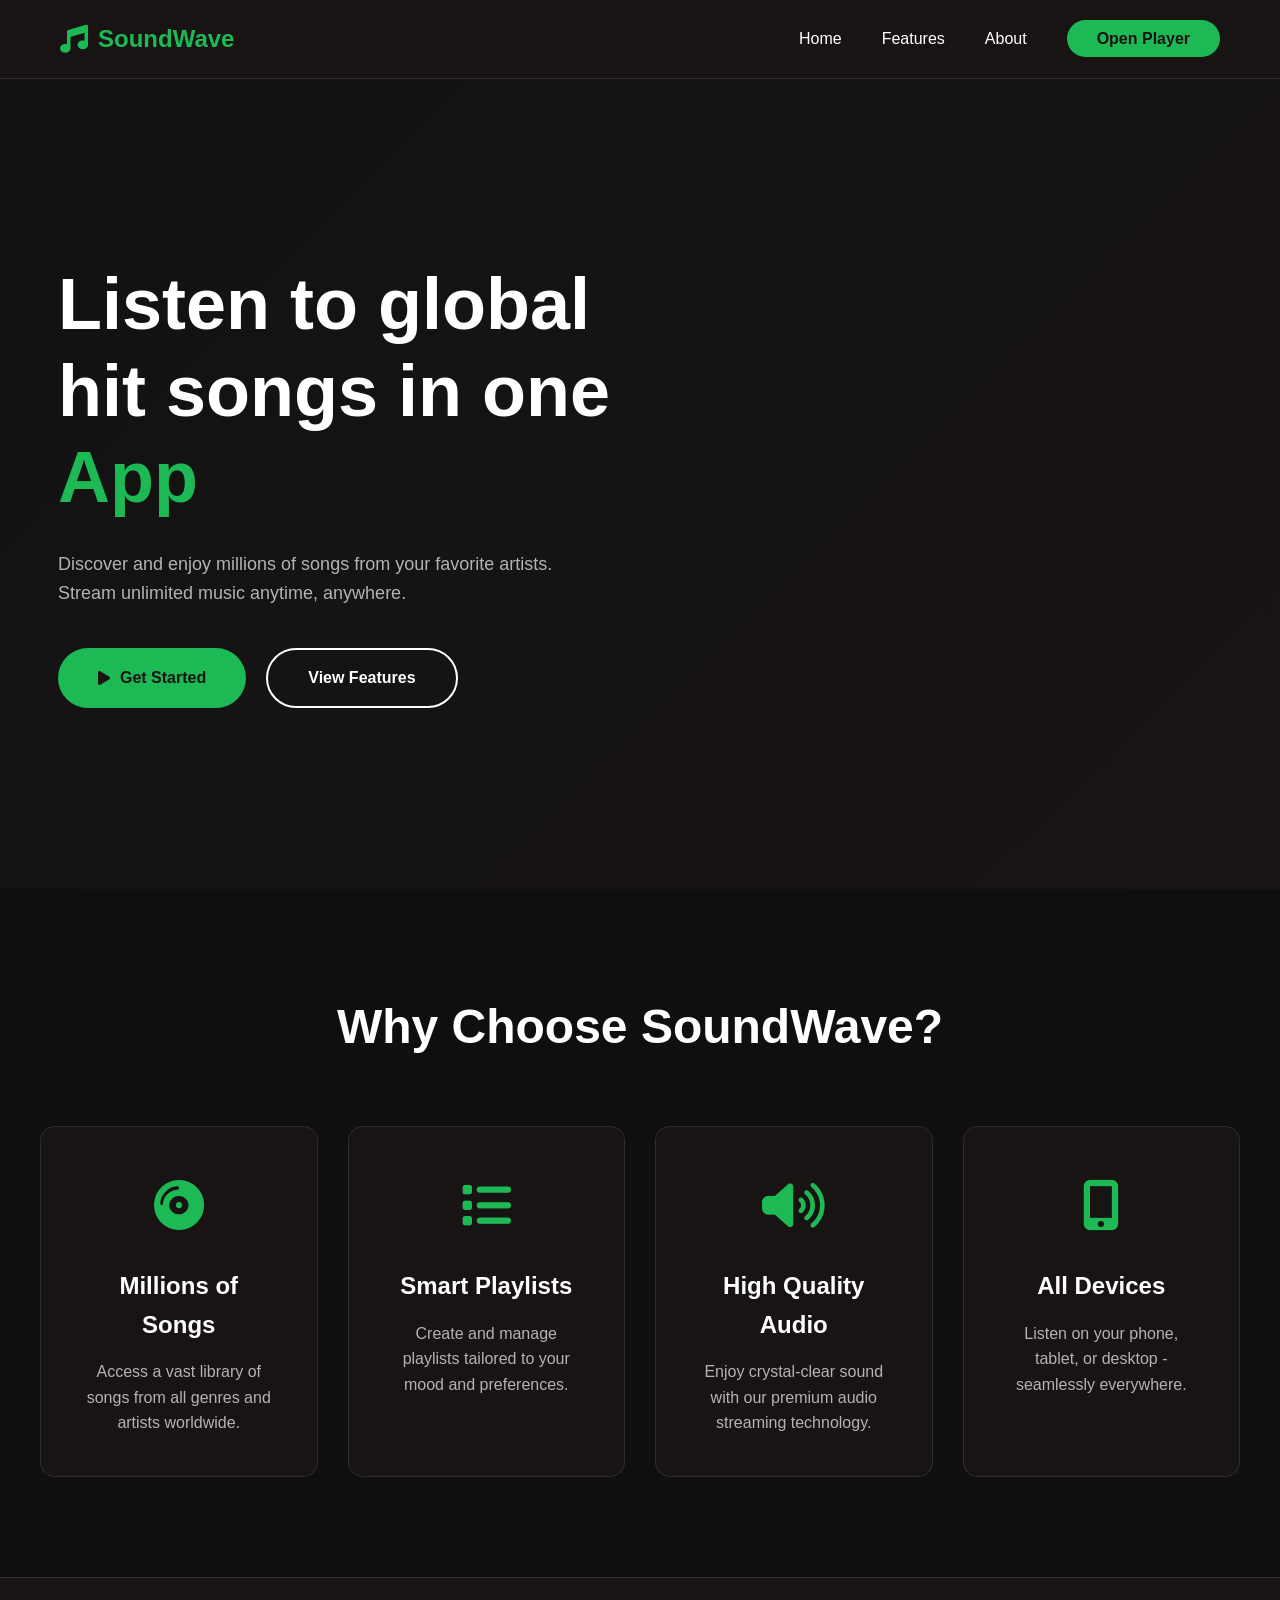
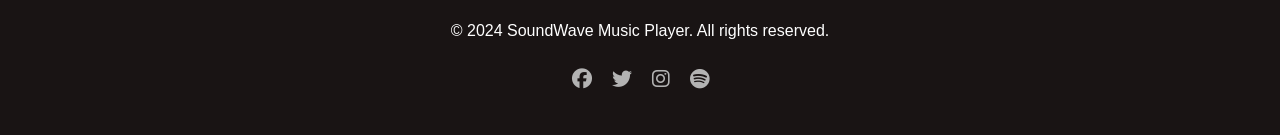
<file: index.html>
<!DOCTYPE html>
<html lang="en">
<head>
    <meta charset="UTF-8">
    <meta name="viewport" content="width=device-width, initial-scale=1.0">
    <title>SoundWave</title>
    <link rel="stylesheet" href="styles.css">
    <link rel="stylesheet" href="https://cdnjs.cloudflare.com/ajax/libs/font-awesome/6.4.0/css/all.min.css">
</head>
<body>
    <!-- Navigation Bar -->
    <nav class="navbar">
        <div class="nav-container">
            <div class="logo">
                <i class="fas fa-music"></i>
                <span>SoundWave</span>
            </div>
            <ul class="nav-menu">
                <li><a href="#home">Home</a></li>
                <li><a href="#features">Features</a></li>
                <li><a href="#about">About</a></li>
                <li><a href="player.html" class="nav-btn">Open Player</a></li>
            </ul>
        </div>
    </nav>

    <!-- Hero Section -->
    <section class="hero" id="home">
        <div class="hero-container">
            <div class="hero-content">
                <h1>Listen to global<br>hit songs in one<br><span class="highlight">App</span></h1>
                <p>Discover and enjoy millions of songs from your favorite artists. Stream unlimited music anytime, anywhere.</p>
                
                <div class="hero-buttons">
                    <a href="player.html" class="btn btn-primary">
                        <i class="fas fa-play"></i> Get Started
                    </a>
                    <a href="#features" class="btn btn-secondary">View Features</a>
                </div>
            </div>

            <div class="hero-image">
                <div class="music-visualization">
                    <div class="bar bar-1"></div>
                    <div class="bar bar-2"></div>
                    <div class="bar bar-3"></div>
                    <div class="bar bar-4"></div>
                    <div class="bar bar-5"></div>
                </div>
            </div>
        </div>
    </section>

    <!-- Features Section -->
    <section class="features" id="features">
        <div class="features-container">
            <h2>Why Choose SoundWave?</h2>
            
            <div class="features-grid">
                <div class="feature-card">
                    <div class="feature-icon">
                        <i class="fas fa-compact-disc"></i>
                    </div>
                    <h3>Millions of Songs</h3>
                    <p>Access a vast library of songs from all genres and artists worldwide.</p>
                </div>

                <div class="feature-card">
                    <div class="feature-icon">
                        <i class="fas fa-list"></i>
                    </div>
                    <h3>Smart Playlists</h3>
                    <p>Create and manage playlists tailored to your mood and preferences.</p>
                </div>

                <div class="feature-card">
                    <div class="feature-icon">
                        <i class="fas fa-volume-up"></i>
                    </div>
                    <h3>High Quality Audio</h3>
                    <p>Enjoy crystal-clear sound with our premium audio streaming technology.</p>
                </div>

                <div class="feature-card">
                    <div class="feature-icon">
                        <i class="fas fa-mobile-alt"></i>
                    </div>
                    <h3>All Devices</h3>
                    <p>Listen on your phone, tablet, or desktop - seamlessly everywhere.</p>
                </div>
            </div>
        </div>
    </section>

    <!-- Footer -->
    <footer class="footer">
        <div class="footer-container">
            <p>&copy; 2024 SoundWave Music Player. All rights reserved.</p>
            <div class="social-links">
                <a href="#"><i class="fab fa-facebook"></i></a>
                <a href="#"><i class="fab fa-twitter"></i></a>
                <a href="#"><i class="fab fa-instagram"></i></a>
                <a href="#"><i class="fab fa-spotify"></i></a>
            </div>
        </div>
    </footer>

    <script src="script.js"></script>
</body>
</html>
</file>
<file: styles.css>
* {
    margin: 0;
    padding: 0;
    box-sizing: border-box;
}

:root {
    --primary-color: #1DB954;
    --secondary-color: #191414;
    --text-primary: #FFFFFF;
    --text-secondary: #b3b3b3;
    --bg-dark: #121212;
    --bg-darker: #0f0f0f;
    --accent-color: #1ed760;
}

body {
    font-family: 'Segoe UI', Tahoma, Geneva, Verdana, sans-serif;
    background-color: var(--bg-dark);
    color: var(--text-primary);
    line-height: 1.6;
}

/* ============ LANDING PAGE STYLES ============ */

/* Navbar */
.navbar {
    background-color: var(--secondary-color);
    padding: 20px 0;
    position: sticky;
    top: 0;
    z-index: 100;
    border-bottom: 1px solid rgba(255, 255, 255, 0.1);
}

.nav-container {
    max-width: 1200px;
    margin: 0 auto;
    display: flex;
    justify-content: space-between;
    align-items: center;
    padding: 0 20px;
}

.logo {
    display: flex;
    align-items: center;
    gap: 10px;
    font-size: 24px;
    font-weight: bold;
    color: var(--primary-color);
}

.logo i {
    font-size: 28px;
}

.nav-menu {
    display: flex;
    list-style: none;
    gap: 40px;
    align-items: center;
}

.nav-menu a {
    color: var(--text-primary);
    text-decoration: none;
    font-size: 16px;
    transition: color 0.3s;
}

.nav-menu a:hover {
    color: var(--primary-color);
}

.nav-btn {
    background-color: var(--primary-color);
    padding: 10px 30px !important;
    border-radius: 25px;
    color: var(--secondary-color) !important;
    font-weight: bold;
    transition: background-color 0.3s;
}

.nav-btn:hover {
    background-color: var(--accent-color) !important;
}

/* Hero Section */
.hero {
    min-height: 90vh;
    display: flex;
    align-items: center;
    background: linear-gradient(135deg, var(--bg-dark) 0%, var(--secondary-color) 100%);
    padding: 60px 20px;
}

.hero-container {
    max-width: 1200px;
    margin: 0 auto;
    display: grid;
    grid-template-columns: 1fr 1fr;
    gap: 60px;
    align-items: center;
}

.hero-content h1 {
    font-size: 72px;
    font-weight: 900;
    line-height: 1.2;
    margin-bottom: 30px;
}

.highlight {
    color: var(--primary-color);
}

.hero-content p {
    font-size: 18px;
    color: var(--text-secondary);
    margin-bottom: 40px;
    max-width: 500px;
}

.hero-buttons {
    display: flex;
    gap: 20px;
}

.btn {
    padding: 15px 40px;
    font-size: 16px;
    border: none;
    border-radius: 30px;
    cursor: pointer;
    font-weight: bold;
    display: inline-flex;
    align-items: center;
    gap: 10px;
    text-decoration: none;
    transition: all 0.3s;
}

.btn-primary {
    background-color: var(--primary-color);
    color: var(--secondary-color);
}

.btn-primary:hover {
    background-color: var(--accent-color);
    transform: scale(1.05);
}

.btn-secondary {
    background-color: transparent;
    color: var(--text-primary);
    border: 2px solid var(--text-primary);
}

.btn-secondary:hover {
    border-color: var(--primary-color);
    color: var(--primary-color);
    background-color: rgba(29, 185, 84, 0.1);
}

/* Music Visualization */
.hero-image {
    display: flex;
    justify-content: center;
    align-items: center;
}

.music-visualization {
    display: flex;
    gap: 10px;
    height: 300px;
    align-items: flex-end;
}

.bar {
    width: 12px;
    background: linear-gradient(180deg, var(--primary-color), var(--accent-color));
    border-radius: 6px;
    animation: animate-bar 0.6s ease-in-out infinite;
}

.bar-1 { animation-delay: 0s; }
.bar-2 { animation-delay: 0.1s; }
.bar-3 { animation-delay: 0.2s; }
.bar-4 { animation-delay: 0.1s; }
.bar-5 { animation-delay: 0s; }

@keyframes animate-bar {
    0%, 100% { height: 40px; }
    50% { height: 200px; }
}

/* Features Section */
.features {
    padding: 100px 20px;
    background-color: var(--bg-darker);
}

.features-container {
    max-width: 1200px;
    margin: 0 auto;
}

.features-container h2 {
    font-size: 48px;
    margin-bottom: 60px;
    text-align: center;
}

.features-grid {
    display: grid;
    grid-template-columns: repeat(auto-fit, minmax(250px, 1fr));
    gap: 30px;
}

.feature-card {
    background-color: var(--secondary-color);
    padding: 40px;
    border-radius: 15px;
    text-align: center;
    transition: transform 0.3s, box-shadow 0.3s;
    border: 1px solid rgba(255, 255, 255, 0.1);
}

.feature-card:hover {
    transform: translateY(-10px);
    box-shadow: 0 10px 30px rgba(29, 185, 84, 0.2);
}

.feature-icon {
    font-size: 50px;
    color: var(--primary-color);
    margin-bottom: 20px;
}

.feature-card h3 {
    font-size: 24px;
    margin-bottom: 15px;
}

.feature-card p {
    color: var(--text-secondary);
    font-size: 16px;
}

/* Footer */
.footer {
    background-color: var(--secondary-color);
    padding: 40px 20px;
    text-align: center;
    border-top: 1px solid rgba(255, 255, 255, 0.1);
}

.footer-container {
    max-width: 1200px;
    margin: 0 auto;
}

.social-links {
    display: flex;
    justify-content: center;
    gap: 20px;
    margin-top: 20px;
}

.social-links a {
    color: var(--text-secondary);
    font-size: 20px;
    transition: color 0.3s;
}

.social-links a:hover {
    color: var(--primary-color);
}

/* ============ PLAYER PAGE STYLES ============ */

.player-wrapper {
    height: 100vh;
    overflow: hidden;
    background: linear-gradient(135deg, var(--bg-dark) 0%, var(--secondary-color) 100%);
    display: flex;
    flex-direction: column;
}

.player-header {
    padding: 12px 20px;
    display: flex;
    align-items: center;
    justify-content: space-between;
    border-bottom: 1px solid rgba(255, 255, 255, 0.1);
    flex-shrink: 0;
}

.back-btn {
    background-color: transparent;
    border: none;
    color: var(--primary-color);
    font-size: 24px;
    cursor: pointer;
    transition: color 0.3s;
}

.back-btn:hover {
    color: var(--accent-color);
}

.header-spacer {
    width: 40px;
}

/* Two-column layout: player on the left, playlist sidebar on the right */
.player-main {
    flex: 1;
    display: flex;
    align-items: stretch;
    gap: 30px;
    padding: 30px 40px 40px;
    height: 100%;
    overflow: hidden;
}
.player-container {
    flex: 0 1 40%;
    min-width: 0;
    min-height: 0;
    height: 100%;
    display: flex;
    flex-direction: column;
    align-items: center;
    justify-content: flex-start;
    padding: 16px 20px;
    overflow-y: auto;
    scroll-behavior: smooth;
}
/* Album Section */
.album-section {
    text-align: center;
    margin-bottom: clamp(15px, 3vh, 30px);
}

.album-art {
    width: clamp(140px, 24vh, 220px);
    height: clamp(140px, 24vh, 220px);
    background: linear-gradient(135deg, var(--primary-color), var(--accent-color));
    border-radius: 50%;
    display: flex;
    align-items: center;
    justify-content: center;
    font-size: clamp(50px, 9vh, 80px);
    margin: 0 auto clamp(12px, 2vh, 20px);
    box-shadow: 0 15px 40px rgba(29, 185, 84, 0.3);
    animation: album-spin 20s linear infinite paused;
    position: relative;
}


.album-art.playing {
    animation-play-state: running;
}

@keyframes album-spin {
    0% { transform: rotate(0deg); }
    100% { transform: rotate(360deg); }
}

.song-info-main h2 {
    font-size: 32px;
    margin-bottom: 10px;
}

.song-info-main p {
    color: var(--text-secondary);
    font-size: 18px;
}

/* Progress Section */
.progress-section {
    width: 100%;
    max-width: 500px;
    margin-bottom: clamp(15px, 3vh, 25px);
}
.time-display {
    display: flex;
    justify-content: space-between;
    font-size: 12px;
    color: var(--text-secondary);
    margin-bottom: 10px;
}

.progress-bar {
    width: 100%;
    height: 8px;
    background-color: rgba(255, 255, 255, 0.2);
    border-radius: 4px;
    cursor: pointer;
    position: relative;
}

.progress-fill {
    height: 100%;
    background: linear-gradient(90deg, var(--primary-color), var(--accent-color));
    border-radius: 4px;
    width: 0%;
    transition: width 0.1s linear;
}

/* Controls Section */
.controls-section {
    display: flex;
    gap: 30px;
    align-items: center;
    margin-bottom: clamp(15px, 3vh, 25px);
}

.control-btn {
    width: 50px;
    height: 50px;
    border-radius: 50%;
    border: none;
    background-color: rgba(255, 255, 255, 0.1);
    color: var(--text-primary);
    font-size: 20px;
    cursor: pointer;
    transition: all 0.3s;
    display: flex;
    align-items: center;
    justify-content: center;
}

.control-btn:hover {
    background-color: rgba(255, 255, 255, 0.2);
    transform: scale(1.1);
}

.play-btn {
    width: 70px;
    height: 70px;
    background: linear-gradient(135deg, var(--primary-color), var(--accent-color));
    font-size: 28px;
}

.play-btn:hover {
    background: linear-gradient(135deg, var(--accent-color), var(--primary-color));
}

/* Volume Section */
.volume-section {
    width: 100%;
    max-width: 400px;
    display: flex;
    align-items: center;
    gap: 15px;
    margin-bottom: clamp(10px, 2vh, 20px);
}

.volume-section i {
    color: var(--text-secondary);
    font-size: 18px;
}

.volume-slider {
    flex: 1;
    height: 6px;
    -webkit-appearance: none;
    appearance: none;
    background: rgba(255, 255, 255, 0.2);
    border-radius: 3px;
    outline: none;
}

.volume-slider::-webkit-slider-thumb {
    -webkit-appearance: none;
    appearance: none;
    width: 16px;
    height: 16px;
    border-radius: 50%;
    background: var(--primary-color);
    cursor: pointer;
}

.volume-slider::-moz-range-thumb {
    width: 16px;
    height: 16px;
    border-radius: 50%;
    background: var(--primary-color);
    cursor: pointer;
    border: none;
}

/* Playlist Toggle (mobile only - see media query below) */
.playlist-toggle {
    margin-top: 20px;
    display: none;
}

.toggle-btn {
    padding: 12px 30px;
    background-color: rgba(255, 255, 255, 0.1);
    color: var(--text-primary);
    border: 1px solid rgba(255, 255, 255, 0.2);
    border-radius: 25px;
    cursor: pointer;
    font-size: 16px;
    transition: all 0.3s;
    display: flex;
    align-items: center;
    gap: 10px;
}

.toggle-btn:hover {
    background-color: var(--primary-color);
    color: var(--secondary-color);
}

/* Playlist Container - persistent right-hand sidebar on desktop */
.playlist-container {
    background-color: var(--secondary-color);
    border-radius: 16px;
    border: 1px solid rgba(255, 255, 255, 0.1);
    padding: 20px;
    flex: 1 1 60%;
    height: 100%;
    overflow-y: auto;
    scroll-behavior: smooth;
}
/* Close button and "open" collapse behavior only matter on mobile */
.playlist-container .close-btn {
    display: none;
}

.playlist-header {
    display: flex;
    justify-content: space-between;
    align-items: flex-start;
    margin-bottom: 15px;
    padding-bottom: 15px;
    border-bottom: 1px solid rgba(255, 255, 255, 0.1);
}

.playlist-header h3 {
    font-size: 20px;
}

.greeting-block h2 {
    font-size: 24px;
    margin-bottom: 4px;
}

.greeting-block p {
    color: var(--text-secondary);
    font-size: 14px;
}

/* Mood Check-in */
.mood-section {
    margin-bottom: 20px;
}

.mood-buttons {
    display: flex;
    flex-wrap: wrap;
    gap: 10px;
}

.mood-btn {
    background-color: rgba(255, 255, 255, 0.08);
    border: 1px solid rgba(255, 255, 255, 0.15);
    color: var(--text-primary);
    padding: 8px 16px;
    border-radius: 20px;
    font-size: 14px;
    cursor: pointer;
    transition: all 0.3s;
}

.mood-btn:hover {
    background-color: rgba(255, 255, 255, 0.15);
}

.mood-btn.active {
    background-color: var(--primary-color);
    border-color: var(--primary-color);
    color: var(--secondary-color);
    font-weight: bold;
}

/* Row sections: Made for your Mood / Recently Played / Favorites */
.row-section {
    margin: 25px 0;
}

.row-section h3 {
    font-size: 17px;
    margin-bottom: 4px;
}

.row-subtitle {
    color: var(--text-secondary);
    font-size: 13px;
    margin-bottom: 12px;
}

.row-empty {
    color: var(--text-secondary);
    font-size: 13px;
    padding: 10px 0;
}

.all-songs-header {
    display: flex;
    justify-content: space-between;
    align-items: center;
    margin-bottom: 12px;
}

/* Horizontally scrolling card row (mood + favorites) */
.card-scroll-row {
    display: flex;
    flex-wrap: wrap;
    gap: 16px;
    overflow-x: visible;
    padding-bottom: 8px;
}

.card-scroll-row::-webkit-scrollbar {
    height: 6px;
}

.card-scroll-row::-webkit-scrollbar-thumb {
    background: var(--primary-color);
    border-radius: 3px;
}

.music-card {
    width: 130px;
    flex-shrink: 0;
    cursor: pointer;
}

.music-card .cover {
    width: 130px;
    height: 130px;
    border-radius: 10px;
    display: flex;
    align-items: center;
    justify-content: center;
    font-size: 32px;
    color: rgba(255, 255, 255, 0.85);
    margin-bottom: 8px;
    transition: transform 0.3s;
}

.music-card:hover .cover {
    transform: scale(1.03);
}

.music-card-title {
    font-size: 13px;
    font-weight: bold;
    white-space: nowrap;
    overflow: hidden;
    text-overflow: ellipsis;
}

.music-card-artist {
    font-size: 12px;
    color: var(--text-secondary);
    white-space: nowrap;
    overflow: hidden;
    text-overflow: ellipsis;
}

/* Recently Played - compact 2-column list with small thumbnails */
.recent-grid {
    display: grid;
    grid-template-columns: 1fr 1fr;
    gap: 10px;
}

.recent-card {
    display: flex;
    align-items: center;
    gap: 12px;
    background-color: rgba(255, 255, 255, 0.05);
    padding: 8px;
    border-radius: 8px;
    cursor: pointer;
    transition: background-color 0.3s;
}

.recent-card:hover {
    background-color: rgba(255, 255, 255, 0.1);
}

.recent-thumb {
    width: 44px;
    height: 44px;
    border-radius: 6px;
    flex-shrink: 0;
    display: flex;
    align-items: center;
    justify-content: center;
    font-size: 16px;
    color: rgba(255, 255, 255, 0.85);
}

.recent-card-info {
    min-width: 0;
}

.close-btn {
    background: none;
    border: none;
    color: var(--text-secondary);
    font-size: 24px;
    cursor: pointer;
    transition: color 0.3s;
}

.close-btn:hover {
    color: var(--primary-color);
}

.playlist {
    max-height: 400px;
    overflow-y: auto;
    display: flex;
    flex-direction: column;
    gap: 10px;
}

.playlist-item {
    padding: 15px;
    background-color: rgba(255, 255, 255, 0.05);
    border-radius: 8px;
    cursor: pointer;
    transition: all 0.3s;
    border-left: 4px solid transparent;
}

.playlist-item:hover {
    background-color: rgba(255, 255, 255, 0.1);
}

.playlist-item.active {
    background-color: var(--primary-color);
    border-left-color: var(--accent-color);
    color: var(--secondary-color);
}

.playlist-item-title {
    font-weight: bold;
    margin-bottom: 5px;
    font-size: 14px;
}

.playlist-item-artist {
    font-size: 12px;
    color: var(--text-secondary);
}

.playlist-item.active .playlist-item-artist {
    color: rgba(0, 0, 0, 0.7);
}

/* Scrollbar Styling */
.playlist::-webkit-scrollbar {
    width: 6px;
}

.playlist::-webkit-scrollbar-track {
    background: rgba(255, 255, 255, 0.05);
    border-radius: 3px;
}

.playlist::-webkit-scrollbar-thumb {
    background: var(--primary-color);
    border-radius: 3px;
}

.playlist::-webkit-scrollbar-thumb:hover {
    background: var(--accent-color);
}
/* Search Bar Styling */
.search-bar {
    display: flex;
    align-items: center;
    gap: 12px;
    background-color: rgba(255, 255, 255, 0.08);
    padding: 10px 15px;
    border-radius: 25px;
    margin-bottom: 15px;
    border: 1px solid rgba(255, 255, 255, 0.1);
    transition: all 0.3s;
}

.search-bar:focus-within {
    background-color: rgba(255, 255, 255, 0.12);
    border-color: var(--primary-color);
    box-shadow: 0 0 10px rgba(29, 185, 84, 0.2);
}

.search-bar i {
    color: var(--text-secondary);
    font-size: 16px;
}

.search-input {
    flex: 1;
    background: none;
    border: none;
    color: var(--text-primary);
    font-size: 14px;
    outline: none;
}

.search-input::placeholder {
    color: var(--text-secondary);
}

.clear-search {
    background: none;
    border: none;
    color: var(--text-secondary);
    font-size: 16px;
    cursor: pointer;
    transition: color 0.3s;
    padding: 5px;
    display: flex;
    align-items: center;
    justify-content: center;
}

.clear-search:hover {
    color: var(--primary-color);
}

/* No Results Message */
.no-results {
    display: flex;
    flex-direction: column;
    align-items: center;
    justify-content: center;
    padding: 40px 20px;
    color: var(--text-secondary);
    text-align: center;
}

.no-results i {
    font-size: 48px;
    margin-bottom: 15px;
    opacity: 0.5;
}

.no-results p {
    font-size: 16px;
}
/* Favorite Button Styling */
.playlist-item {
    display: flex;
    align-items: center;
    justify-content: space-between;
}

.playlist-item-content {
    flex: 1;
}

.favorite-btn {
    background: none;
    border: none;
    color: var(--text-secondary);
    font-size: 18px;
    cursor: pointer;
    padding: 5px 10px;
    transition: all 0.3s;
    display: flex;
    align-items: center;
    justify-content: center;
}

.favorite-btn:hover {
    color: var(--primary-color);
    transform: scale(1.2);
}
.favorite-btn.favorited {
    color: var(--primary-color);
    animation: heart-beat 0.3s;
}

@keyframes heart-beat {
    0%, 100% {
        transform: scale(1);
    }
    50% {
        transform: scale(1.3);
    }
}

.favorite-btn.favorited {
    color: var(--primary-color);
    animation: heart-beat 0.3s;
}

@keyframes heart-beat {
    0%, 100% {
        transform: scale(1);
    }
    50% {
        transform: scale(1.3);
    }
}

.playlist-item.favorite-highlight {
    border-left-color: var(--primary-color);
    background-color: rgba(29, 185, 84, 0.08);
}

.favorites-count {
    background-color: var(--primary-color);
    color: var(--secondary-color);
    border-radius: 12px;
    padding: 2px 8px;
    font-size: 11px;
    margin-left: 5px;
    font-weight: bold;
}

/* Favorites filter button now sits next to the "All Songs" heading */
.favorites-filter-btn {
    padding: 8px 18px;
    font-size: 13px;
}

/* Autoplay Toggle Switch */
.autoplay-section {
    display: flex;
    align-items: center;
    gap: 15px;
    margin-bottom: 0;
}

.autoplay-section label {
    color: var(--text-secondary);
    font-size: 14px;
}

.toggle-switch {
    width: 46px;
    height: 24px;
    background-color: rgba(255, 255, 255, 0.2);
    border-radius: 12px;
    position: relative;
    cursor: pointer;
    transition: background-color 0.3s;
    flex-shrink: 0;
}

.toggle-switch.active {
    background-color: var(--primary-color);
}

.toggle-slider {
    position: absolute;
    top: 3px;
    left: 3px;
    width: 18px;
    height: 18px;
    background-color: #fff;
    border-radius: 50%;
    transition: left 0.3s;
}

.toggle-switch.active .toggle-slider {
    left: 25px;
}

/* Responsive Design */
@media (max-width: 768px) {
    .hero-container {
        grid-template-columns: 1fr;
    }

    .hero-content h1 {
        font-size: 48px;
    }

    .nav-menu {
        gap: 20px;
    }

    .album-art {
        width: 200px;
        height: 200px;
        font-size: 80px;
    }

    .features-grid {
        grid-template-columns: 1fr;
    }

    /* Stack player and playlist on small screens, restore collapsible panel */
    .player-main {
        flex-direction: column;
        padding: 0 20px 20px;
        gap: 0;
    }

    .playlist-toggle {
        display: flex;
    }

    .playlist-container {
        width: 100%;
        border-radius: 0;
        border: none;
        border-top: 1px solid rgba(255, 255, 255, 0.1);
        max-height: 0;
        overflow: hidden;
        padding: 0 20px;
        transition: max-height 0.3s ease, padding 0.3s ease;
    }

    .playlist-container.open {
        max-height: 500px;
        padding: 20px;
        overflow-y: auto;
    }

    .playlist-container .close-btn {
        display: flex;
    }
}
/* ============ MOODFLOW + REACTIONS ============ */
.moodflow-section {
    width: 100%;
    max-width: 480px;
    text-align: center;
    margin-top: 60px;
    margin-bottom: 20px;
    padding: 14px;
    background: rgba(255, 255, 255, 0.05);
    border-radius: 14px;
    border: 1px solid rgba(255, 255, 255, 0.1);
}
.moodflow-label {
    font-weight: bold;
    color: var(--primary-color);
    font-size: 14px;
    letter-spacing: 0.5px;
}

.moodflow-tagline {
    color: var(--text-secondary);
    font-size: 11px;
    margin: 2px 0 10px;
    font-style: italic;
}

.moodflow-carousel {
    display: grid;
    grid-template-columns: repeat(4, 1fr);
    gap: 8px;
    padding: 4px 2px 12px;
}

.moodflow-stage {
    padding: 12px 6px;
    border-radius: 12px;
    background: rgba(255, 255, 255, 0.06);
    border: 1px solid rgba(255, 255, 255, 0.1);
    text-align: center;
    font-size: 12px;
    color: var(--text-secondary);
    transition: all 0.3s;
}

.moodflow-stage .emoji {
    display: block;
    font-size: 24px;
    margin-bottom: 4px;
}

.moodflow-stage.active {
    background: var(--primary-color);
    border-color: var(--primary-color);
    color: var(--secondary-color);
    font-weight: bold;
    transform: scale(1.08);
}
.moodflow-btn {
    background: linear-gradient(135deg, var(--primary-color), var(--accent-color));
    border: none;
    color: var(--secondary-color);
    font-weight: bold;
    padding: 8px 18px;
    border-radius: 20px;
    cursor: pointer;
    font-size: 13px;
    transition: transform 0.2s;
}

.moodflow-btn:hover {
    transform: scale(1.05);
}

.reaction-section {
    width: 100%;
    max-width: 400px;
    text-align: center;
    margin-bottom: 20px;
}

.reaction-question {
    color: var(--text-secondary);
    font-size: 13px;
    margin-bottom: 10px;
}

.reaction-buttons {
    display: flex;
    justify-content: center;
    gap: 12px;
}

.reaction-btn {
    background: rgba(255, 255, 255, 0.08);
    border: 1px solid rgba(255, 255, 255, 0.15);
    border-radius: 50%;
    width: 42px;
    height: 42px;
    font-size: 18px;
    cursor: pointer;
    transition: all 0.2s;
}

.reaction-btn:hover {
    background: rgba(255, 255, 255, 0.18);
    transform: scale(1.1);
}

.reaction-btn.active {
    background: var(--primary-color);
    border-color: var(--primary-color);
}

.personality-section {
    width: 100%;
    max-width: 400px;
    text-align: center;
}

.personality-title {
    font-size: 12px;
    letter-spacing: 1px;
    color: var(--text-secondary);
    margin-bottom: 10px;
    text-transform: uppercase;
}

.personality-bar-row {
    display: flex;
    align-items: center;
    gap: 8px;
    margin-bottom: 6px;
    font-size: 12px;
}

.personality-bar-track {
    flex: 1;
    height: 8px;
    background: rgba(255, 255, 255, 0.1);
    border-radius: 4px;
    overflow: hidden;
}

.personality-bar-fill {
    height: 100%;
    background: linear-gradient(90deg, var(--primary-color), var(--accent-color));
    transition: width 0.4s ease;
}

.personality-bar-label {
    width: 46px;
    text-align: right;
    color: var(--text-secondary);
}
.recommended-section {
    width: 100%;
    max-width: 400px;
}

.recommended-title {
    font-size: 15px;
    margin-bottom: 12px;
    text-align: left;
}
.auth-overlay {
    position: fixed;
    inset: 0;
    background: var(--bg-dark);
    display: flex;
    align-items: center;
    justify-content: center;
    z-index: 1000;
}

.auth-box {
    background: var(--secondary-color);
    border: 1px solid rgba(255,255,255,0.1);
    border-radius: 16px;
    padding: 30px;
    width: 300px;
    text-align: center;
}

.auth-box h2 {
    margin-bottom: 20px;
}

.auth-box input {
    width: 100%;
    padding: 10px;
    margin-bottom: 12px;
    border-radius: 8px;
    border: 1px solid rgba(255,255,255,0.15);
    background: rgba(255,255,255,0.05);
    color: var(--text-primary);
}

.auth-box button {
    width: 100%;
    padding: 10px;
    margin-bottom: 10px;
    border-radius: 8px;
    border: none;
    cursor: pointer;
    font-weight: bold;
}

#authLoginBtn {
    background: var(--primary-color);
    color: var(--secondary-color);
}

#authSignupBtn {
    background: rgba(255,255,255,0.1);
    color: var(--text-primary);
}

.auth-error {
    color: #ff6b6b;
    font-size: 12px;
    min-height: 16px;
}
.auth-switch {
    font-size: 12px;
    color: var(--text-secondary);
    margin-top: 4px;
}

.auth-switch a {
    color: var(--primary-color);
    cursor: pointer;
    text-decoration: none;
    font-weight: bold;
}
</file>
